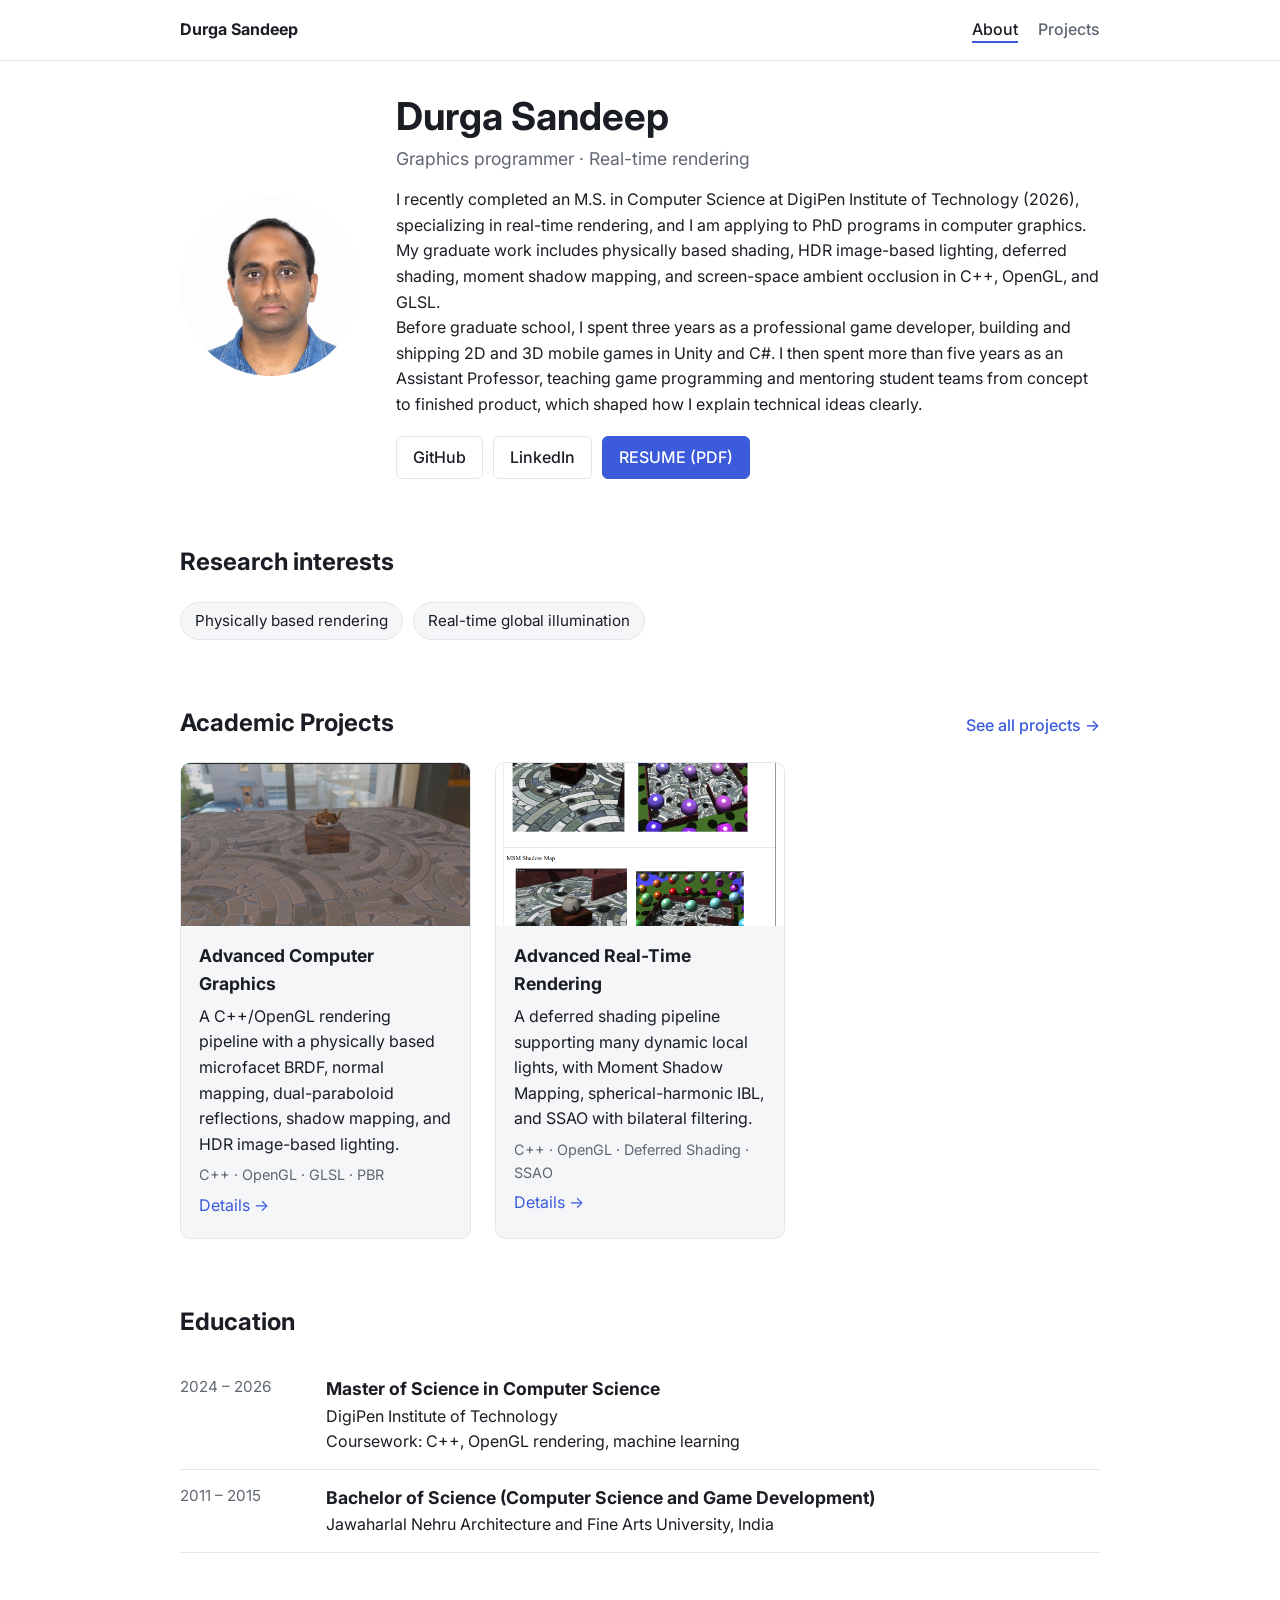
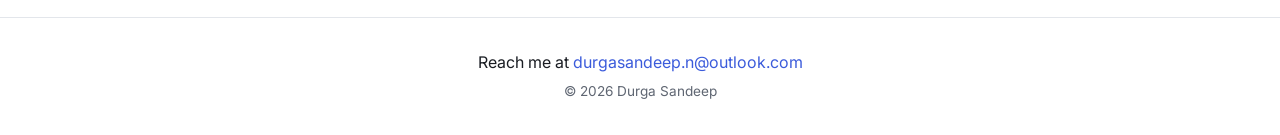
<file: index.html>
<!DOCTYPE html>
<html lang="en">
<head>
  <meta charset="UTF-8">
  <meta name="viewport" content="width=device-width, initial-scale=1.0">
  <title>Durga Sandeep — Graphics & Rendering</title>
  <meta name="description" content="Portfolio of Durga Sandeep: real-time rendering, OpenGL, and graphics research.">
  <link rel="preconnect" href="https://fonts.googleapis.com">
  <link rel="preconnect" href="https://fonts.gstatic.com" crossorigin>
  <link href="https://fonts.googleapis.com/css2?family=Inter:wght@400;500;600;700&display=swap" rel="stylesheet">
  <link rel="stylesheet" href="style.css">
</head>
<body>

  <!-- ===== NAVIGATION ===== -->
  <header class="site-header">
    <nav class="nav container">
      <a href="index.html" class="nav-name">Durga Sandeep</a>
      <ul class="nav-links">
        <li><a href="index.html#about" class="active">About</a></li>
        <li><a href="projects.html">Projects</a></li>
         <!--<li><a href="index.html#cv">CV</a></li>-->
         <!--<li><a href="#contact">Contact</a></li>-->
      </ul>
    </nav>
  </header>

  <main id="top">

    <!-- ===== HERO / ABOUT ===== -->
    <section id="about" class="hero container">
      <img src="assets/images/profile.png" alt="Photo of Durga Sandeep" class="profile-photo">
      <div class="hero-text">
        <h1>Durga Sandeep</h1>
        <p class="tagline">Graphics programmer · Real-time rendering</p>
        <p>
          I recently completed an M.S. in Computer Science at DigiPen Institute of Technology (2026), specializing in real-time rendering, and I am applying to PhD programs in computer graphics. My graduate work includes physically based shading, HDR image-based lighting, deferred shading, moment shadow mapping, and screen-space ambient occlusion in C++, OpenGL, and GLSL.
        </p>
        <p>
          Before graduate school, I spent three years as a professional game developer, building and shipping 2D and 3D mobile games in Unity and C#. I then spent more than five years as an Assistant Professor, teaching game programming and mentoring student teams from concept to finished product, which shaped how I explain technical ideas clearly.
        </p>

        <div class="links">
          <a href="https://github.com/durga0sandeep/Portfolio_ProjectLinks" class="btn" target="_blank" rel="noopener">GitHub</a>
          <a href="https://www.linkedin.com/in/durga-sandeep-n/" class="btn" target="_blank" rel="noopener">LinkedIn</a>
          <a href="assets/DugraSandeep_Namballa_Resume.pdf" class="btn btn-primary" target="_blank" rel="noopener">RESUME (PDF)</a>
        </div>
      </div>
    </section>

    <!-- ===== RESEARCH INTERESTS ===== -->
    <section class="container">
      <h2>Research interests</h2>
      <ul class="tags">
        <li>Physically based rendering</li>
        <li>Real-time global illumination</li>
              </ul>
    </section>

    <!-- ===== PROJECTS ===== -->
    <!-- Short preview: pick your 2 best projects. The full list lives on projects.html -->
    <section id="projects" class="container">
      <div class="section-head">
        <h2>Academic Projects</h2>
        <a href="projects.html" class="see-all">See all projects →</a>
      </div>
      <div class="project-grid">
        
        <article class="card">
          <img src="assets/images/advanced-graphics.png" alt="Render from the Advanced Computer Graphics project">
          <div class="card-body">
            <h3>Advanced Computer Graphics</h3>
            <p>A C++/OpenGL rendering pipeline with a physically based microfacet BRDF,
               normal mapping, dual-paraboloid reflections, shadow mapping, and HDR
               image-based lighting.</p>
            <p class="stack">C++ · OpenGL · GLSL · PBR</p>
            <a href="projects.html#advanced-graphics">Details →</a>
          </div>
        </article>

        <article class="card">
          <img src="assets/images/real-time-rendering.png" alt="Deferred shading scene with many local lights">
          <div class="card-body">
            <h3>Advanced Real-Time Rendering</h3>
            <p>A deferred shading pipeline supporting many dynamic local lights, with
               Moment Shadow Mapping, spherical-harmonic IBL, and SSAO with bilateral
               filtering.</p>
            <p class="stack">C++ · OpenGL · Deferred Shading · SSAO</p>
            <a href="projects.html#real-time-rendering">Details →</a>
          </div>
        </article>

      </div>
    </section>

    <!-- ===== CV SUMMARY ===== -->
    <section id="cv" class="container">
      <h2>Education</h2>
      <div class="timeline">
        <div class="entry">
          <span class="date">2024 – 2026</span>
          <div>
            <h3>Master of Science in Computer Science</h3>
            <p>DigiPen Institute of Technology</p>
            <p>Coursework: C++, OpenGL rendering, machine learning</p>
          </div>
        </div>
        <div class="entry">
          <span class="date">2011 – 2015</span>
          <div>
            <h3>Bachelor of Science (Computer Science and Game Development)</h3>
            <p>Jawaharlal Nehru Architecture and Fine Arts University, India</p>
          </div>
        </div>
      </div>
    </section>

  </main>

  <!-- ===== FOOTER ===== -->
  <footer id="contact" class="site-footer">
    <div class="container">
      <p>Reach me at <a href="mailto:durgasandeep.n@outlook.com">durgasandeep.n@outlook.com</a></p>
      <p class="small">© 2026 Durga Sandeep</p>
    </div>
  </footer>

</body>
</html>
</file>
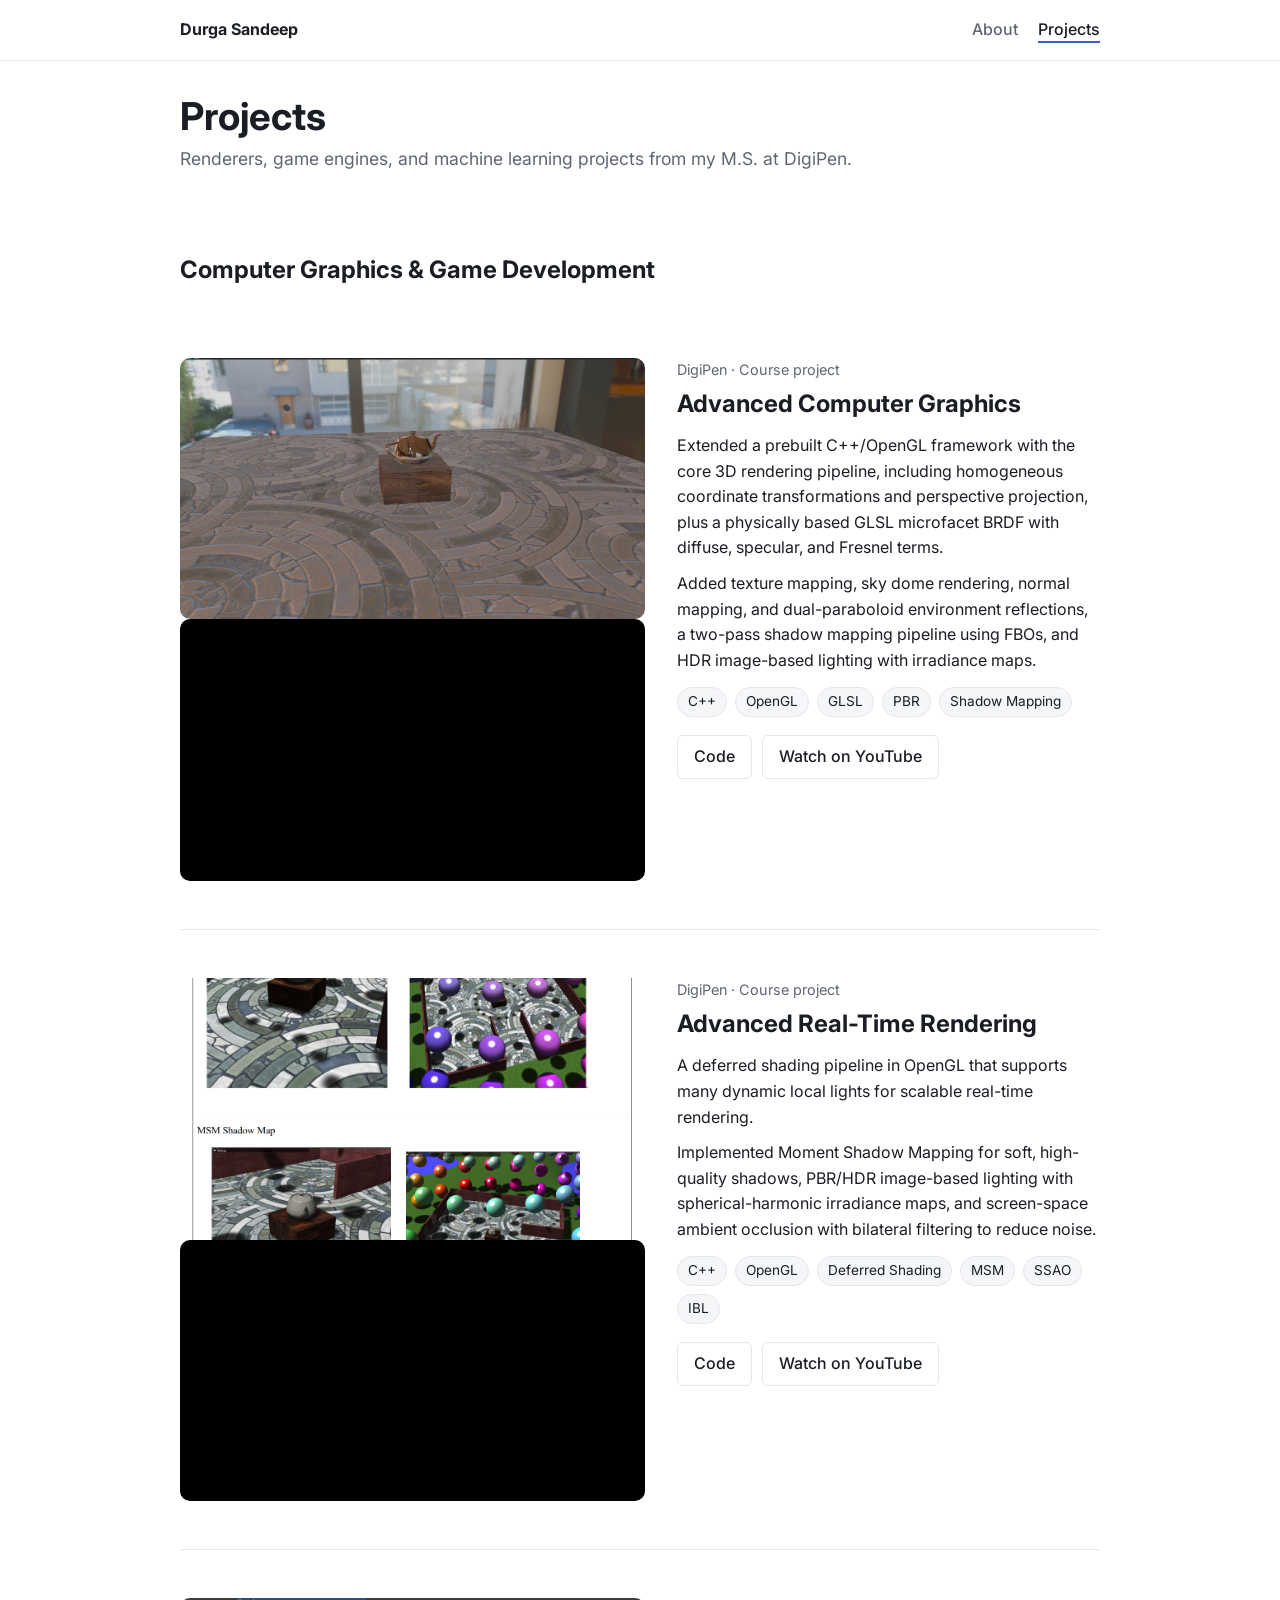
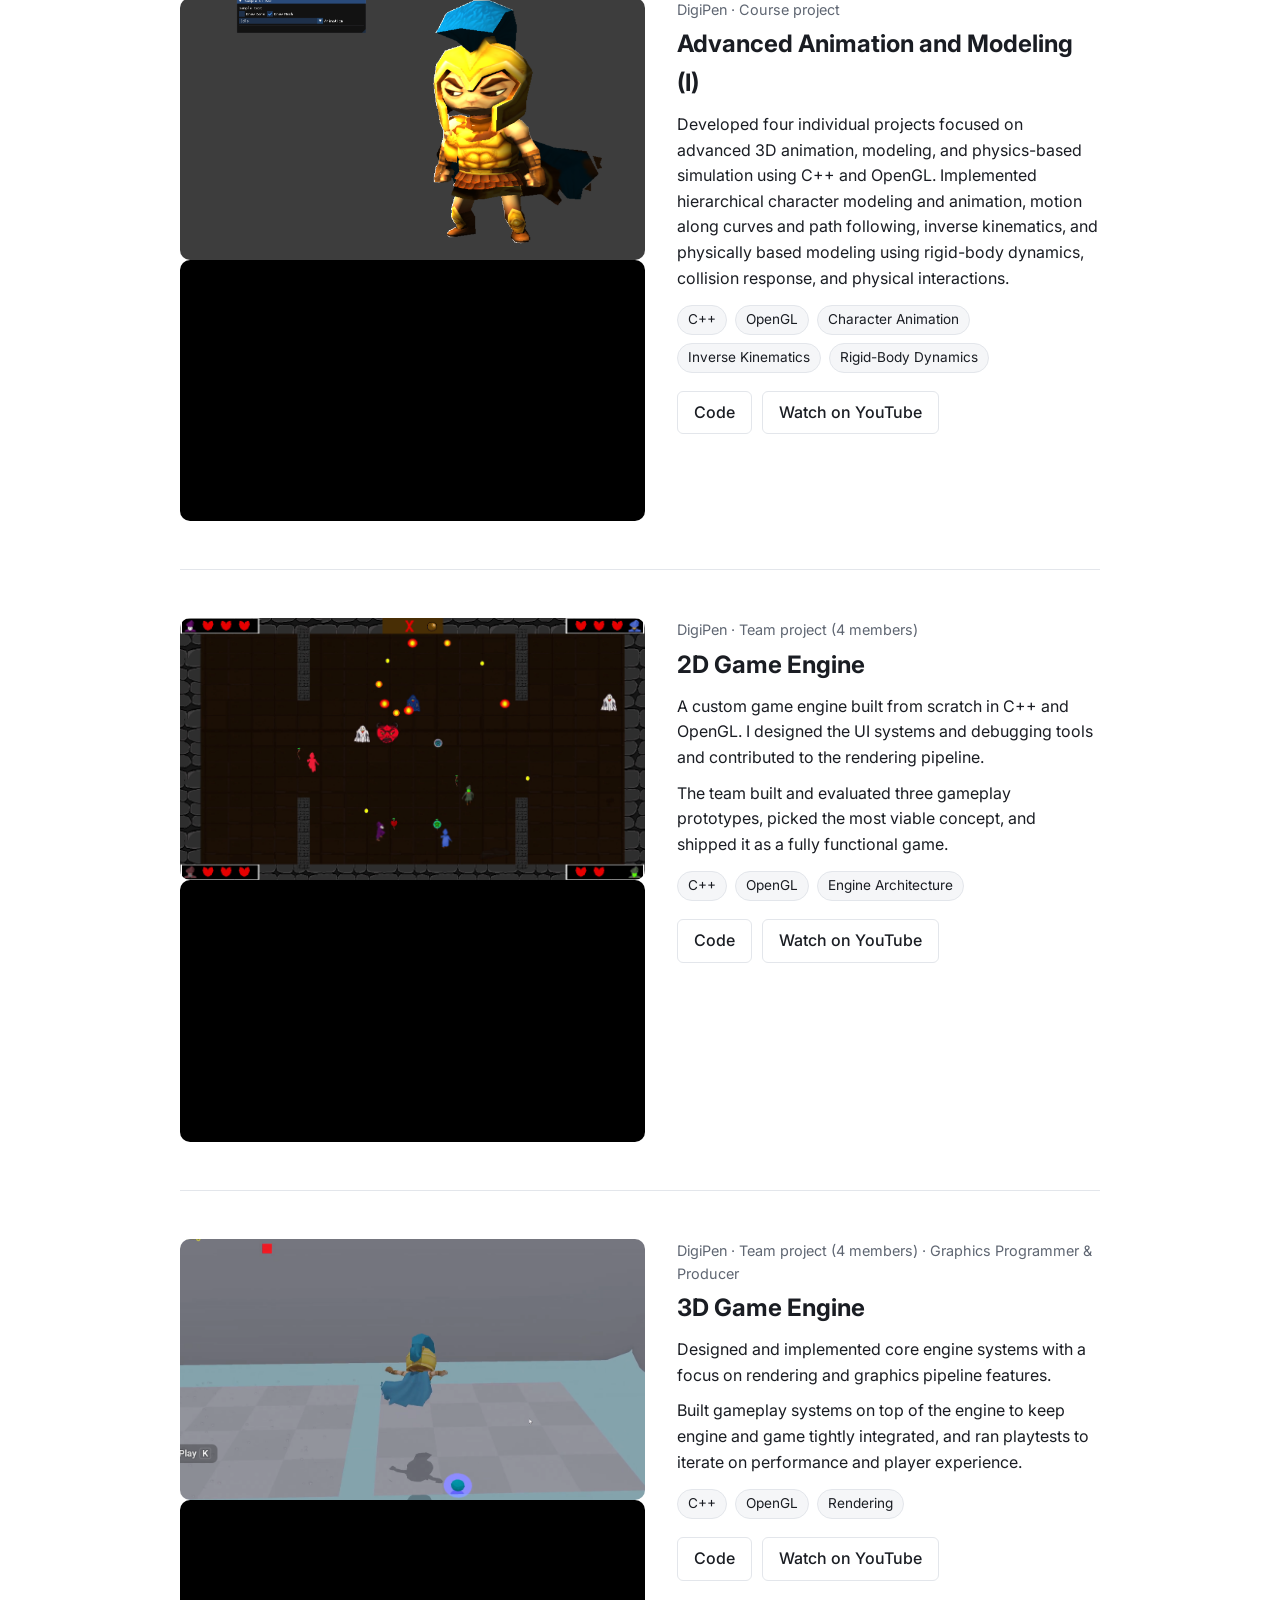
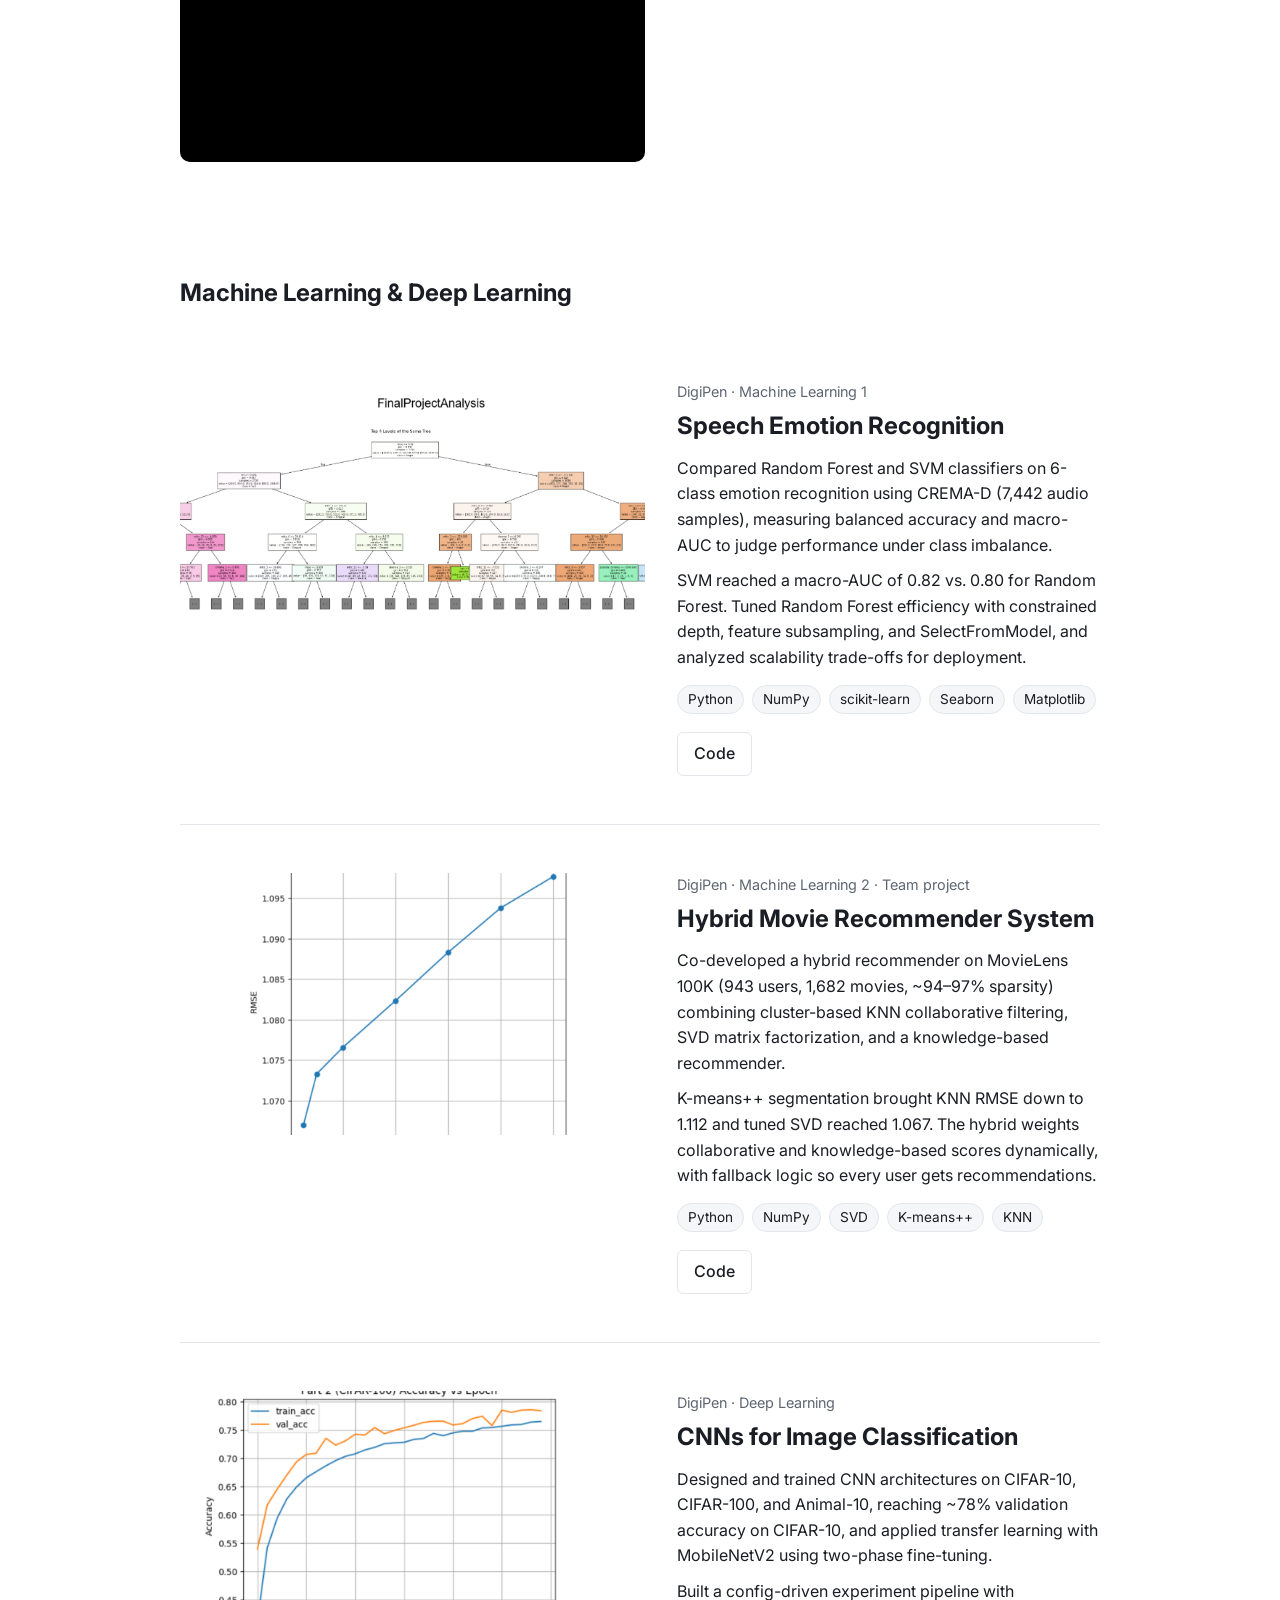
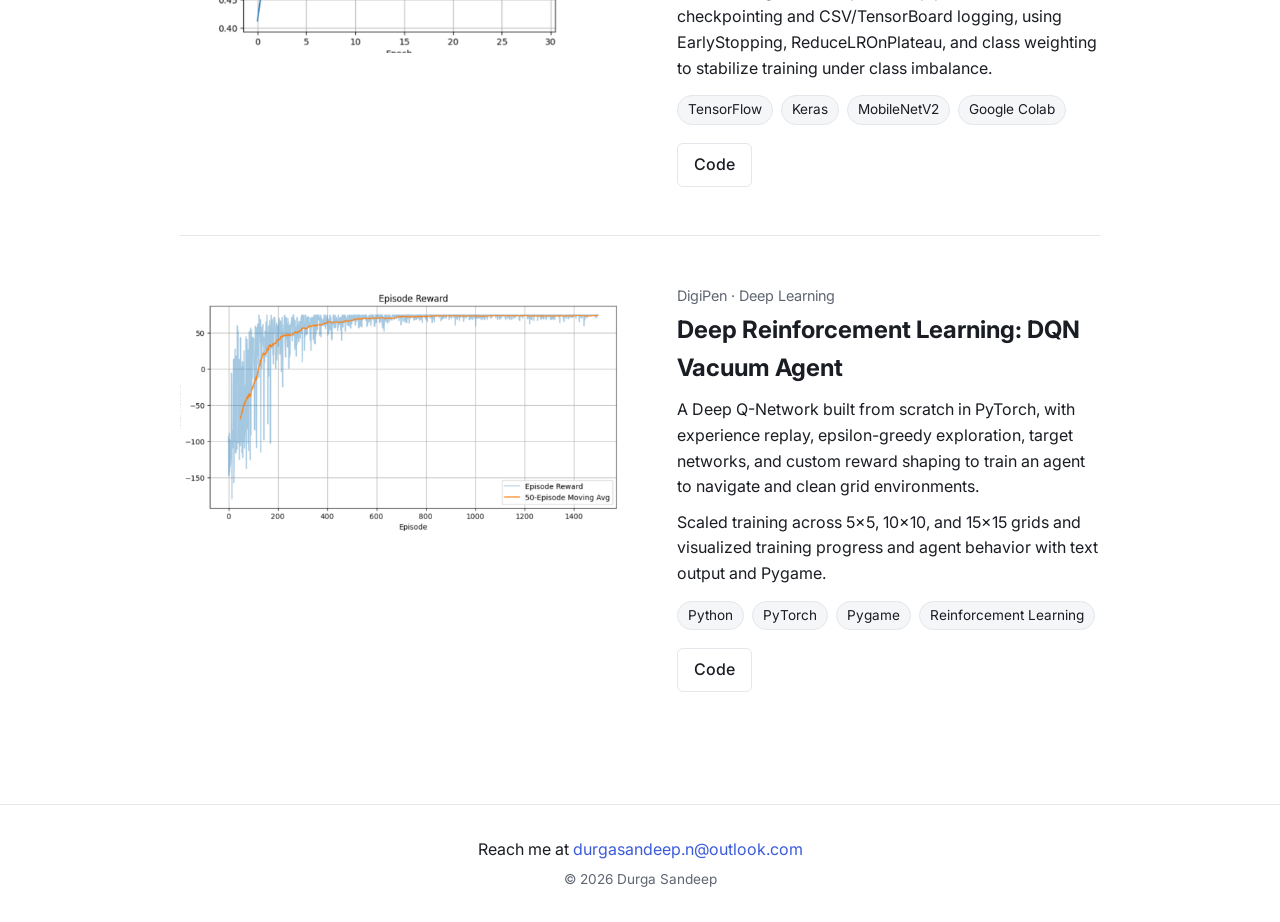
<file: projects.html>
<!DOCTYPE html>
<html lang="en">
<head>
  <meta charset="UTF-8">
  <meta name="viewport" content="width=device-width, initial-scale=1.0">
  <title>Projects — Durga Sandeep</title>
  <meta name="description" content="Computer graphics, game engine, and machine learning projects by Durga Sandeep.">
  <link rel="preconnect" href="https://fonts.googleapis.com">
  <link rel="preconnect" href="https://fonts.gstatic.com" crossorigin>
  <link href="https://fonts.googleapis.com/css2?family=Inter:wght@400;500;600;700&display=swap" rel="stylesheet">
  <link rel="stylesheet" href="style.css">
</head>
<body>

  <!-- ===== NAVIGATION (same on every page; "active" marks the current one) ===== -->
  <header class="site-header">
    <nav class="nav container">
      <a href="index.html" class="nav-name">Durga Sandeep</a>
      <ul class="nav-links">
        <li><a href="index.html#about">About</a></li>
        <li><a href="projects.html" class="active">Projects</a></li>
        <!--<li><a href="index.html#cv">CV</a></li>-->
        <!--<li><a href="#contact">Contact</a></li>-->
      </ul>
    </nav>
  </header>

  <main>

    <!-- ===== PAGE TITLE ===== -->
    <section class="container page-intro">
      <h1>Projects</h1>
      <p class="tagline">Renderers, game engines, and machine learning projects from my M.S. at DigiPen.</p>
    </section>

    <!-- ===== PROJECT LIST =====
         To add a project: copy one <article class="project"> block.
         The id="..." lets the home page link straight to it (projects.html#advanced-graphics).

         TODO before publishing:
           1. Drop a screenshot for each project into assets/images/ using the file
              name in its <img src="...">. For a clip instead, swap the <img> for
              <video src="assets/videos/NAME.mp4" poster="assets/images/NAME.jpg"
                     autoplay muted loop playsinline></video>
              or a YouTube embed:
              <div class="video-embed"><iframe src="https://www.youtube.com/embed/VIDEO_ID"
                   title="Demo" loading="lazy" allowfullscreen></iframe></div> -->

    <!-- ===================================================== -->
    <!-- ===== COMPUTER GRAPHICS & GAME DEVELOPMENT ========== -->
    <!-- ===================================================== -->
    <section class="container project-list">

      <h2 class="project-group">Computer Graphics &amp; Game Development</h2>

      <!-- Advanced Computer Graphics -->
      <article class="project" id="advanced-graphics">
        <div class="project-media">
          <img src="assets/images/advanced-graphics.png" alt="Render from the Advanced Computer Graphics project">
          <div class="video-embed">
            <iframe src="https://www.youtube.com/embed/z0SbKPYgnX4"
                    title="Advanced Computer Graphics demo" loading="lazy"
                    allow="accelerometer; autoplay; clipboard-write; encrypted-media; gyroscope; picture-in-picture; web-share"
                    referrerpolicy="strict-origin-when-cross-origin"
                    allowfullscreen></iframe>
          </div>
        </div>
        <div class="project-info">
          <p class="project-meta">DigiPen · Course project</p>
          <h2>Advanced Computer Graphics</h2>
          <p>
            Extended a prebuilt C++/OpenGL framework with the core 3D rendering
            pipeline, including homogeneous coordinate transformations and
            perspective projection, plus a physically based GLSL microfacet BRDF
            with diffuse, specular, and Fresnel terms.
          </p>
          <p>
            Added texture mapping, sky dome rendering, normal mapping, and
            dual-paraboloid environment reflections, a two-pass shadow mapping
            pipeline using FBOs, and HDR image-based lighting with irradiance maps.
          </p>
          <ul class="tags small-tags">
            <li>C++</li><li>OpenGL</li><li>GLSL</li><li>PBR</li><li>Shadow Mapping</li>
          </ul>
          <div class="links">
            <a href="https://github.com/durga0sandeep/Portfolio_ADVANCED-COMPUTER-GRAPHICS-" class="btn" target="_blank" rel="noopener">Code</a>
            <a href="https://www.youtube.com/watch?v=z0SbKPYgnX4" class="btn" target="_blank" rel="noopener">Watch on YouTube</a>
          </div>
        </div>
      </article>

      <!-- Advanced Real-Time Rendering -->
      <article class="project" id="real-time-rendering">
        <div class="project-media">
          <img src="assets/images/real-time-rendering.png" alt="Deferred shading scene with many local lights">
          <div class="video-embed">
            <iframe src="https://www.youtube.com/embed/lj6a4NSzH1o"
                    title="Advanced Real-Time Rendering demo" loading="lazy"
                    allow="accelerometer; autoplay; clipboard-write; encrypted-media; gyroscope; picture-in-picture; web-share"
                    referrerpolicy="strict-origin-when-cross-origin"
                    allowfullscreen></iframe>
          </div>
        </div>
        <div class="project-info">
          <p class="project-meta">DigiPen · Course project</p>
          <h2>Advanced Real-Time Rendering</h2>
          <p>
            A deferred shading pipeline in OpenGL that supports many dynamic local
            lights for scalable real-time rendering.
          </p>
          <p>
            Implemented Moment Shadow Mapping for soft, high-quality shadows,
            PBR/HDR image-based lighting with spherical-harmonic irradiance maps,
            and screen-space ambient occlusion with bilateral filtering to reduce
            noise.
          </p>
          <ul class="tags small-tags">
            <li>C++</li><li>OpenGL</li><li>Deferred Shading</li><li>MSM</li><li>SSAO</li><li>IBL</li>
          </ul>
          <div class="links">
            <a href="https://github.com/durga0sandeep/Portfolio_ADVANCED-REAL-TIME-RENDERING-" class="btn" target="_blank" rel="noopener">Code</a>
            <a href="https://www.youtube.com/watch?v=lj6a4NSzH1o" class="btn" target="_blank" rel="noopener">Watch on YouTube</a>
          </div>
        </div>
      </article>

      <!-- Advanced Animation and Modeling (I) -->
      <article class="project" id="animation-modeling-i">
        <div class="project-media">
          <img src="assets/images/animation-modeling-i.png" alt="3D character animation scene">
          <div class="video-embed">
            <iframe src="https://www.youtube.com/embed/xiCy2uyo7j0"
                    title="Advanced Animation and Modeling demo" loading="lazy"
                    allow="accelerometer; autoplay; clipboard-write; encrypted-media; gyroscope; picture-in-picture; web-share"
                    referrerpolicy="strict-origin-when-cross-origin"
                    allowfullscreen></iframe>
          </div>
        </div>
        <div class="project-info">
          <p class="project-meta">DigiPen · Course project</p>
          <h2>Advanced Animation and Modeling (I)</h2>
          <p>
                    Developed four individual projects focused on advanced 3D animation, 
            modeling, and physics-based simulation using C++ and OpenGL.
            Implemented hierarchical character modeling and animation, motion 
            along curves and path following, inverse kinematics, and physically 
            based modeling using rigid-body dynamics, collision response, and 
            physical interactions.
          </p>
          <ul class="tags small-tags">
            <li>C++</li><li>OpenGL</li><li>Character Animation</li><li>Inverse Kinematics</li><li>Rigid-Body Dynamics</li>
          </ul>
          <div class="links">
            <a href="https://github.com/durga0sandeep/Portfolio_Animation-and-Modeling-1" class="btn" target="_blank" rel="noopener">Code</a>
            <a href="https://www.youtube.com/watch?v=xiCy2uyo7j0" class="btn" target="_blank" rel="noopener">Watch on YouTube</a>
          </div>
        </div>
      </article>

      <!-- 2D Game Engine -->
      <article class="project" id="2d-game-engine">
        <div class="project-media">
          <img src="assets/images/2d-game-engine.png" alt="Screenshot of the game built on the custom 2D engine">
          <div class="video-embed">
            <iframe src="https://www.youtube.com/embed/VEaQCq9RLYk"
                    title="2D Game Engine demo" loading="lazy"
                    allow="accelerometer; autoplay; clipboard-write; encrypted-media; gyroscope; picture-in-picture; web-share"
                    referrerpolicy="strict-origin-when-cross-origin"
                    allowfullscreen></iframe>
          </div>
        </div>
        <div class="project-info">
          <p class="project-meta">DigiPen · Team project (4 members)</p>
          <h2>2D Game Engine</h2>
          <p>
            A custom game engine built from scratch in C++ and OpenGL. I designed
            the UI systems and debugging tools and contributed to the rendering
            pipeline.
          </p>
          <p>
            The team built and evaluated three gameplay prototypes, picked the
            most viable concept, and shipped it as a fully functional game.
          </p>
          <ul class="tags small-tags">
            <li>C++</li><li>OpenGL</li><li>Engine Architecture</li>
          </ul>
          <div class="links">
            <a href="https://github.com/durga0sandeep/Portfolio_GameEngine_2D" class="btn" target="_blank" rel="noopener">Code</a>
            <a href="https://www.youtube.com/watch?v=VEaQCq9RLYk" class="btn" target="_blank" rel="noopener">Watch on YouTube</a>
          </div>
        </div>
      </article>

      <!-- 3D Game Engine -->
      <article class="project" id="3d-game-engine">
        <div class="project-media">
          <img src="assets/images/3d-game-engine.png" alt="Screenshot of the game built on the custom 3D engine">
          <div class="video-embed">
            <iframe src="https://www.youtube.com/embed/FY9VYuyMAtY"
                    title="3D Game Engine demo" loading="lazy"
                    allow="accelerometer; autoplay; clipboard-write; encrypted-media; gyroscope; picture-in-picture; web-share"
                    referrerpolicy="strict-origin-when-cross-origin"
                    allowfullscreen></iframe>
          </div>
        </div>
        <div class="project-info">
          <p class="project-meta">DigiPen · Team project (4 members) · Graphics Programmer &amp; Producer</p>
          <h2>3D Game Engine</h2>
          <p>
            Designed and implemented core engine systems with a focus on rendering
            and graphics pipeline features.
          </p>
          <p>
            Built gameplay systems on top of the engine to keep engine and game
            tightly integrated, and ran playtests to iterate on performance and
            player experience.
          </p>
          <ul class="tags small-tags">
            <li>C++</li><li>OpenGL</li><li>Rendering</li>
          </ul>
          <div class="links">
            <a href="https://github.com/durga0sandeep/Portfolio_GameEngine3D_" class="btn" target="_blank" rel="noopener">Code</a>
            <a href="https://www.youtube.com/watch?v=FY9VYuyMAtY" class="btn" target="_blank" rel="noopener">Watch on YouTube</a>
          </div>
        </div>
      </article>

    </section>

    <!-- ===================================================== -->
    <!-- ===== MACHINE LEARNING & DEEP LEARNING ============== -->
    <!-- ===================================================== -->
    <section class="container project-list">

      <h2 class="project-group">Machine Learning &amp; Deep Learning</h2>

      <!-- Speech Emotion Recognition -->
      <article class="project" id="speech-emotion-recognition">
        <div class="project-media">
          <img src="assets/images/speech-emotion.png" alt="Classifier comparison charts for speech emotion recognition">
        </div>
        <div class="project-info">
          <p class="project-meta">DigiPen · Machine Learning 1</p>
          <h2>Speech Emotion Recognition</h2>
          <p>
            Compared Random Forest and SVM classifiers on 6-class emotion
            recognition using CREMA-D (7,442 audio samples), measuring balanced
            accuracy and macro-AUC to judge performance under class imbalance.
          </p>
          <p>
            SVM reached a macro-AUC of 0.82 vs. 0.80 for Random Forest. Tuned
            Random Forest efficiency with constrained depth, feature subsampling,
            and SelectFromModel, and analyzed scalability trade-offs for deployment.
          </p>
          <ul class="tags small-tags">
            <li>Python</li><li>NumPy</li><li>scikit-learn</li><li>Seaborn</li><li>Matplotlib</li>
          </ul>
          <div class="links">
            <a href="https://github.com/durga0sandeep/Portfolio_ML1-Main-Project" class="btn" target="_blank" rel="noopener">Code</a>
          </div>
        </div>
      </article>

      <!-- Movie Recommender -->
      <article class="project" id="movie-recommender">
        <div class="project-media">
          <img src="assets/images/movie-recommender.png" alt="RMSE comparison for the movie recommender models">
        </div>
        <div class="project-info">
          <p class="project-meta">DigiPen · Machine Learning 2 · Team project</p>
          <h2>Hybrid Movie Recommender System</h2>
          <p>
            Co-developed a hybrid recommender on MovieLens 100K (943 users, 1,682
            movies, ~94–97% sparsity) combining cluster-based KNN collaborative
            filtering, SVD matrix factorization, and a knowledge-based recommender.
          </p>
          <p>
            K-means++ segmentation brought KNN RMSE down to 1.112 and tuned SVD
            reached 1.067. The hybrid weights collaborative and knowledge-based
            scores dynamically, with fallback logic so every user gets
            recommendations.
          </p>
          <ul class="tags small-tags">
            <li>Python</li><li>NumPy</li><li>SVD</li><li>K-means++</li><li>KNN</li>
          </ul>
          <div class="links">
            <a href="https://github.com/durga0sandeep/Portfolio_ML2-Collaborative-Filtering-Assignment" class="btn" target="_blank" rel="noopener">Code</a>
          </div>
        </div>
      </article>

      <!-- CNN Image Classification -->
      <article class="project" id="cnn-image-classification">
        <div class="project-media">
          <img src="assets/images/cnn-classification.png" alt="Training curves for the CNN image classifiers">
        </div>
        <div class="project-info">
          <p class="project-meta">DigiPen · Deep Learning</p>
          <h2>CNNs for Image Classification</h2>
          <p>
            Designed and trained CNN architectures on CIFAR-10, CIFAR-100, and
            Animal-10, reaching ~78% validation accuracy on CIFAR-10, and applied
            transfer learning with MobileNetV2 using two-phase fine-tuning.
          </p>
          <p>
            Built a config-driven experiment pipeline with checkpointing and
            CSV/TensorBoard logging, using EarlyStopping, ReduceLROnPlateau, and
            class weighting to stabilize training under class imbalance.
          </p>
          <ul class="tags small-tags">
            <li>TensorFlow</li><li>Keras</li><li>MobileNetV2</li><li>Google Colab</li>
          </ul>
          <div class="links">
            <a href="https://github.com/durga0sandeep/Portfolio_DL-Assig-2-CNN" class="btn" target="_blank" rel="noopener">Code</a>
          </div>
        </div>
      </article>

      <!-- DQN Vacuum Agent -->
      <article class="project" id="dqn-vacuum-agent">
        <div class="project-media">
          <img src="assets/images/dqn-vacuum.png" alt="DQN vacuum agent cleaning a grid environment">
        </div>
        <div class="project-info">
          <p class="project-meta">DigiPen · Deep Learning</p>
          <h2>Deep Reinforcement Learning: DQN Vacuum Agent</h2>
          <p>
            A Deep Q-Network built from scratch in PyTorch, with experience replay,
            epsilon-greedy exploration, target networks, and custom reward shaping
            to train an agent to navigate and clean grid environments.
          </p>
          <p>
            Scaled training across 5×5, 10×10, and 15×15 grids and visualized
            training progress and agent behavior with text output and Pygame.
          </p>
          <ul class="tags small-tags">
            <li>Python</li><li>PyTorch</li><li>Pygame</li><li>Reinforcement Learning</li>
          </ul>
          <div class="links">
            <a href="https://github.com/durga0sandeep/Portfolio_DL_FinalProject" class="btn" target="_blank" rel="noopener">Code</a>
          </div>
        </div>
      </article>

    </section>

  </main>

  <!-- ===== FOOTER ===== -->
  <footer id="contact" class="site-footer">
    <div class="container">
      <p>Reach me at <a href="mailto:durgasandeep.n@outlook.com">durgasandeep.n@outlook.com</a></p>
      <p class="small">© 2026 Durga Sandeep</p>
    </div>
  </footer>

</body>
</html>
</file>
<file: style.css>
/* ===== Colors: change these to restyle the whole site ===== */
:root {
  --bg: #ffffff;
  --surface: #f5f6f8;
  --text: #1a1d23;
  --muted: #5f6672;
  --accent: #3b5bdb;
  --border: #e3e6eb;
  --max-width: 960px;
}

/* Automatic dark mode when the visitor's system is dark */
@media (prefers-color-scheme: dark) {
  :root {
    --bg: #0f1115;
    --surface: #181b21;
    --text: #e8eaee;
    --muted: #9aa1ad;
    --accent: #7c9cff;
    --border: #2a2e36;
  }
}

/* ===== Base ===== */
* { box-sizing: border-box; margin: 0; padding: 0; }

html { scroll-behavior: smooth; }

body {
  font-family: "Inter", system-ui, sans-serif;
  background: var(--bg);
  color: var(--text);
  line-height: 1.6;
}

a { color: var(--accent); text-decoration: none; }
a:hover { text-decoration: underline; }

img, video { max-width: 100%; display: block; }

.container {
  max-width: var(--max-width);
  margin: 0 auto;
  padding: 0 20px;
}

section,
section.container { padding: 32px 20px; }

h1 { font-size: 2.4rem; line-height: 1.2; }
h2 { font-size: 1.5rem; margin-bottom: 20px; }
h3 { font-size: 1.1rem; }

/* ===== Header / nav ===== */
.site-header {
  position: sticky;
  top: 0;
  background: var(--bg);
  border-bottom: 1px solid var(--border);
  z-index: 10;
}

.nav {
  display: flex;
  justify-content: space-between;
  align-items: center;
  height: 60px;
}

.nav-name { font-weight: 700; color: var(--text); }

.nav-links { display: flex; gap: 20px; list-style: none; }
.nav-links a { color: var(--muted); font-weight: 500; }
.nav-links a:hover { color: var(--text); text-decoration: none; }
.nav-links a.active { color: var(--text); border-bottom: 2px solid var(--accent); padding-bottom: 2px; }

/* ===== Hero ===== */
.hero {
  display: flex;
  gap: 36px;
  align-items: center;
  padding-top: 64px;
}

.profile-photo {
  width: 180px;
  height: 180px;
  border-radius: 50%;
  object-fit: cover;
  flex-shrink: 0;
  background: var(--surface);
}

.tagline { color: var(--muted); font-size: 1.1rem; margin: 6px 0 14px; }

.links { display: flex; flex-wrap: wrap; gap: 10px; margin-top: 18px; }

.btn {
  padding: 8px 16px;
  border: 1px solid var(--border);
  border-radius: 6px;
  color: var(--text);
  font-weight: 500;
}
.btn:hover { background: var(--surface); text-decoration: none; }
.btn-primary { background: var(--accent); border-color: var(--accent); color: #fff; }
.btn-primary:hover { background: var(--accent); opacity: 0.9; }

/* ===== Tags ===== */
.tags { display: flex; flex-wrap: wrap; gap: 10px; list-style: none; }
.tags li {
  background: var(--surface);
  border: 1px solid var(--border);
  padding: 6px 14px;
  border-radius: 999px;
  font-size: 0.95rem;
}

/* ===== Project cards ===== */
.project-grid {
  display: grid;
  grid-template-columns: repeat(auto-fill, minmax(280px, 1fr));
  gap: 24px;
}

.card {
  background: var(--surface);
  border: 1px solid var(--border);
  border-radius: 10px;
  overflow: hidden;
}

.card img, .card video {
  width: 100%;
  aspect-ratio: 16 / 9;
  object-fit: cover;
  background: var(--border);
}

.card-body { padding: 16px 18px 20px; }
.card-body p { margin: 6px 0; }
.stack { color: var(--muted); font-size: 0.9rem; }

/* Responsive 16:9 wrapper for YouTube/Vimeo */
.video-embed { position: relative; aspect-ratio: 16 / 9; background: #000; }
.video-embed iframe { position: absolute; inset: 0; width: 100%; height: 100%; border: 0; }

/* Section title with a link on the right ("See all projects →") */
.section-head {
  display: flex;
  justify-content: space-between;
  align-items: baseline;
  gap: 12px;
  margin-bottom: 20px;
}
.section-head h2 { margin-bottom: 0; }
.see-all { font-weight: 500; white-space: nowrap; }

/* ===== Projects page ===== */
.page-intro { padding-top: 56px; padding-bottom: 8px; }

.project-list { display: flex; flex-direction: column; gap: 48px; }

.project {
  display: grid;
  grid-template-columns: 1.1fr 1fr;
  gap: 32px;
  align-items: start;
  padding-bottom: 48px;
  border-bottom: 1px solid var(--border);
  scroll-margin-top: 80px;   /* keeps the title clear of the sticky nav when linked to */
}
.project:last-child { border-bottom: none; }

.project-media img,
.project-media video {
  width: 100%;
  aspect-ratio: 16 / 9;
  object-fit: cover;
  border-radius: 10px;
  background: var(--surface);
}
.project-media .video-embed { border-radius: 10px; overflow: hidden; }

.project-info h2 { margin-bottom: 10px; }
.project-info p { margin-bottom: 10px; }
.project-meta { color: var(--muted); font-size: 0.9rem; margin-bottom: 4px !important; }

.small-tags { margin: 14px 0 4px; gap: 8px; }
.small-tags li { font-size: 0.85rem; padding: 3px 10px; }

/* ===== Timeline ===== */
.timeline .entry {
  display: grid;
  grid-template-columns: 130px 1fr;
  gap: 16px;
  padding: 14px 0;
  border-bottom: 1px solid var(--border);
}
.timeline .date { color: var(--muted); font-size: 0.95rem; }

/* ===== Footer ===== */
.site-footer {
  border-top: 1px solid var(--border);
  padding: 32px 0;
  text-align: center;
  margin-top: 32px;
}
.small { color: var(--muted); font-size: 0.85rem; margin-top: 6px; }

/* ===== Phones ===== */
@media (max-width: 640px) {
  .hero { flex-direction: column; text-align: center; padding-top: 40px; }
  .hero .links { justify-content: center; }
  .nav-links { gap: 12px; font-size: 0.9rem; }
  h1 { font-size: 2rem; }
  .timeline .entry { grid-template-columns: 1fr; gap: 2px; }
  .project { grid-template-columns: 1fr; gap: 18px; }
  .section-head { flex-direction: column; gap: 4px; }
}
</file>
